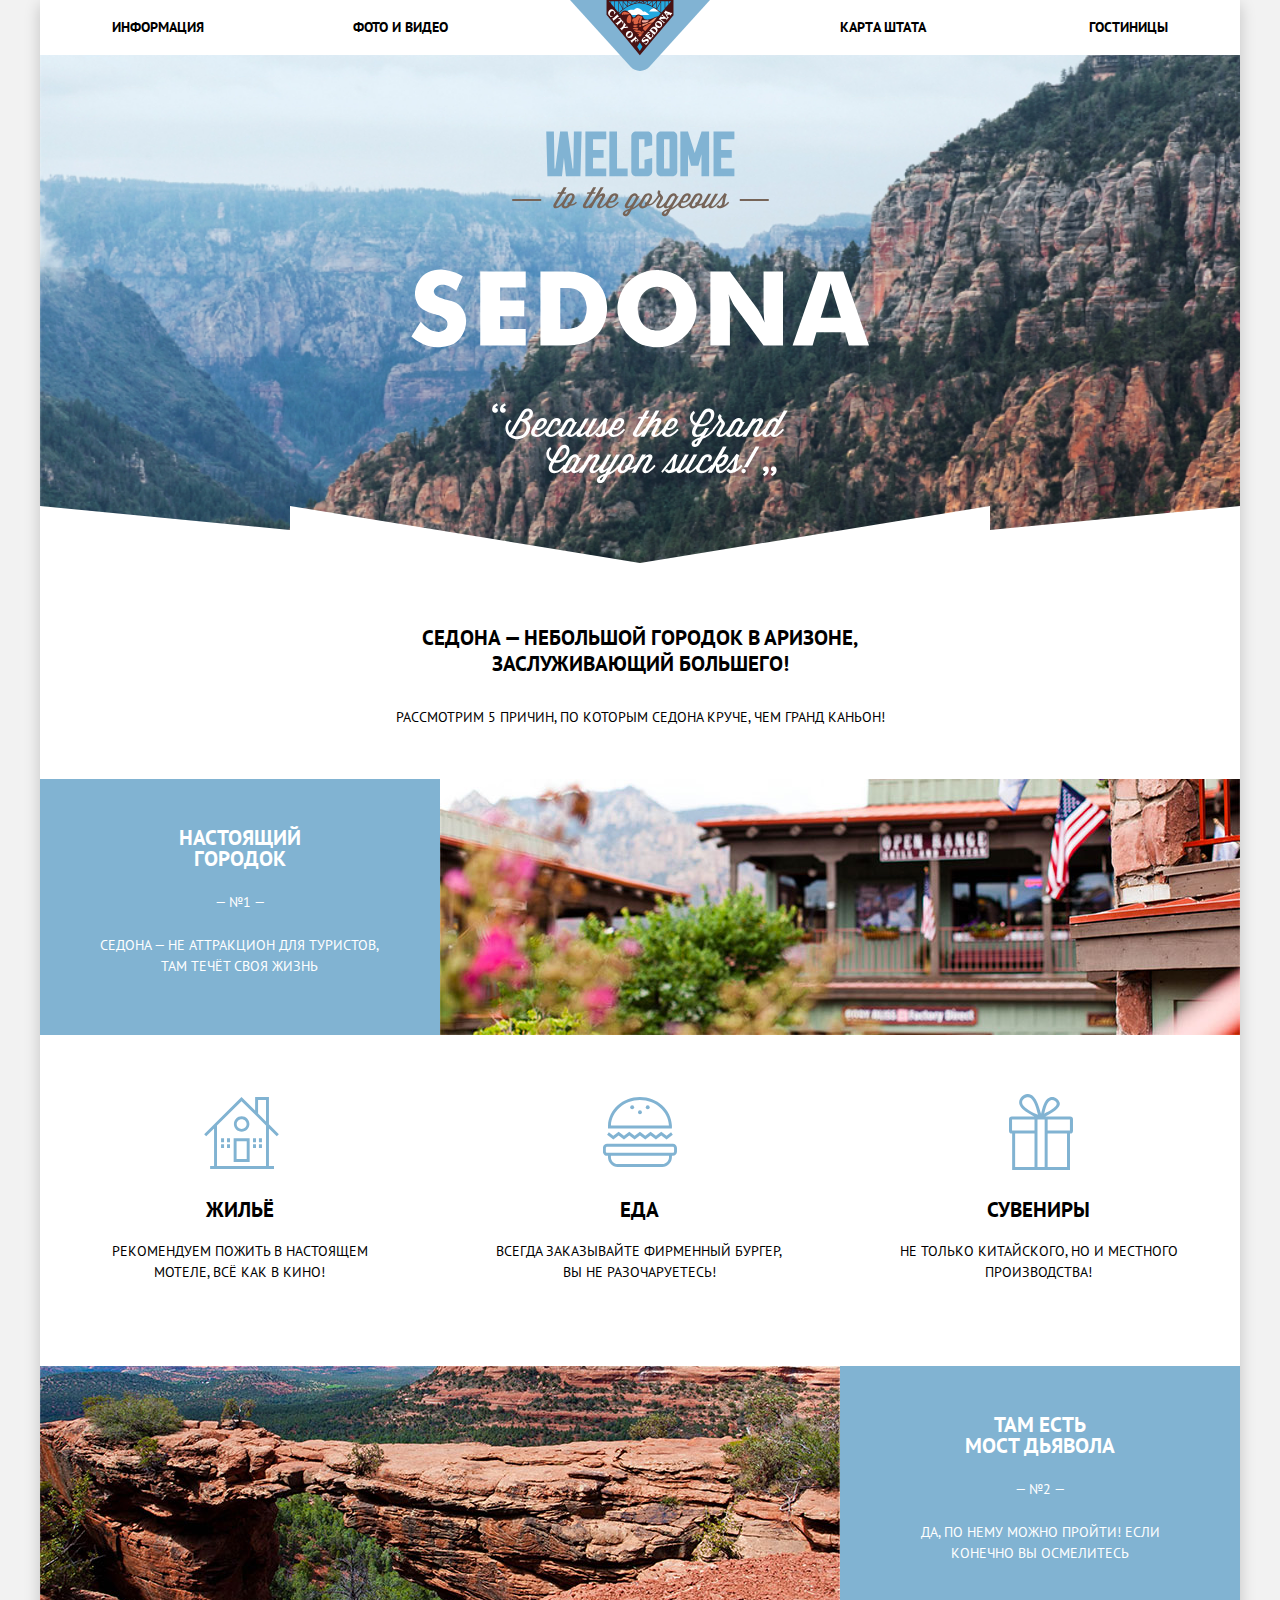
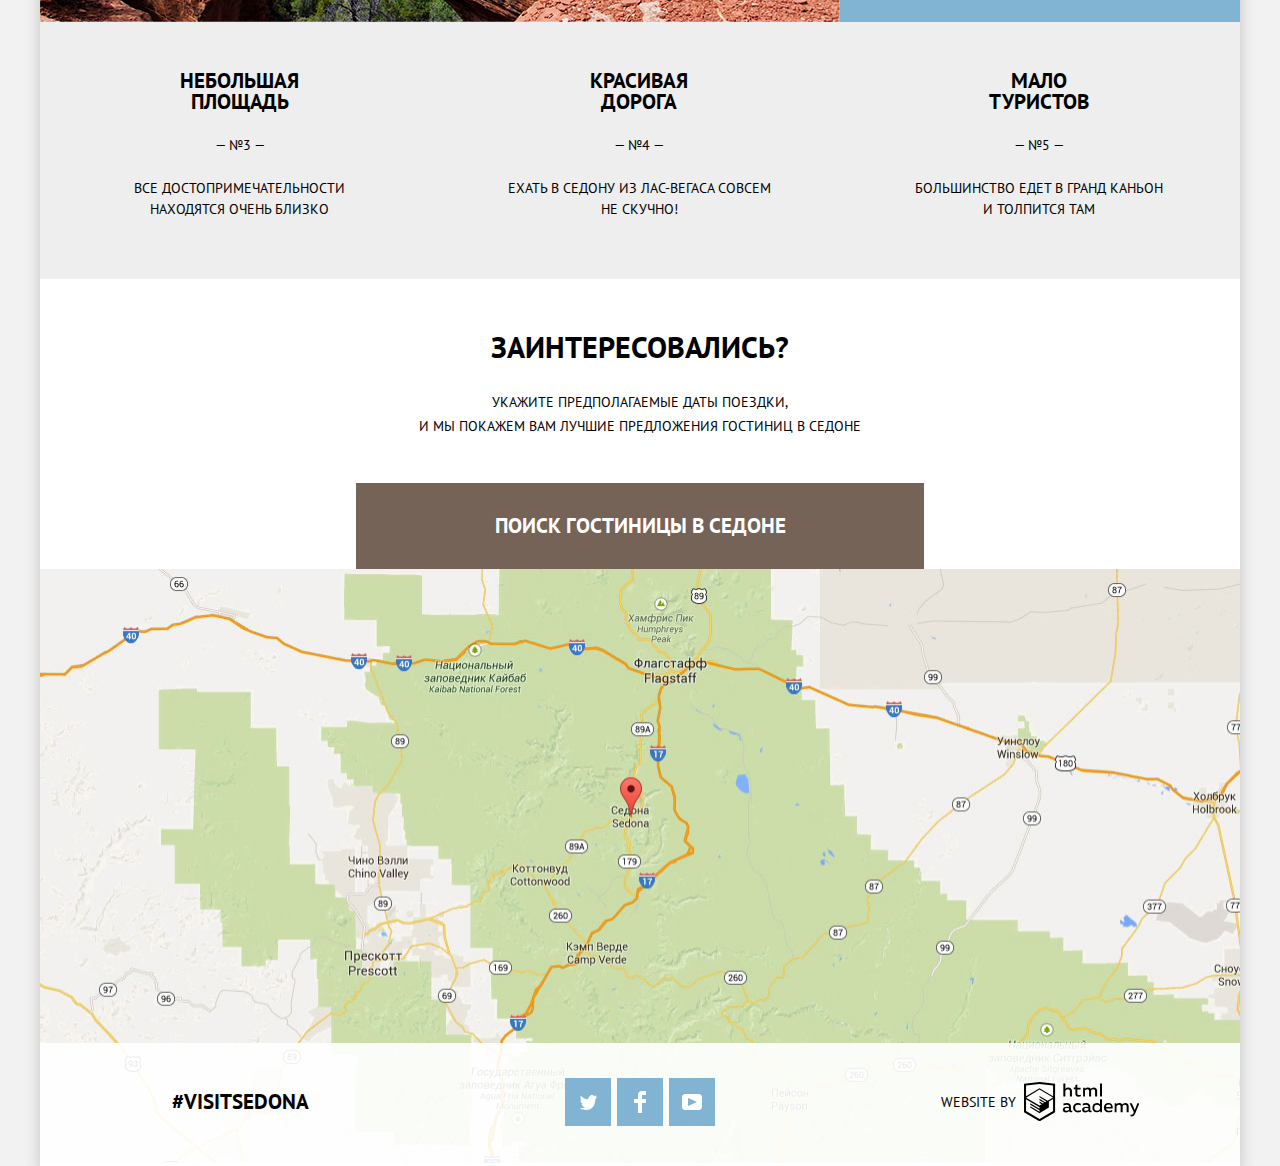
<file: index.html>
<!DOCTYPE html>
<html lang="ru">
<head>
	<meta charset="utf-8">
	<title>Седона</title>
	<link href="https://fonts.googleapis.com/css?family=PT+Sans:400,700&amp;subset=cyrillic" rel="stylesheet">
	<link rel="stylesheet" type="text/css" href="css/normalize.min.css">
	<link rel="stylesheet" type="text/css" href="css/style.min.css">
</head>
<body>
	<div class="container">
		<!--Шапка сайта-->
		<header class="main-header"> 
			<a href="#" class="logo">
				<img src="img/logo.svg" width="140" height="72" alt="Логотип Sedona">
			</a>	
			<nav class="top-menu">  		  		
				<ul>
					<li>
						<a class="btn" href="info.html" aria-label="Перейти на страницу информации">информация</a>
					</li>
					<li>
						<a class="btn" href="gallery.html" aria-label="Перейти в галерею">фото и видео</a>
					</li>
					<li>
						<a class="btn" href="map.html" aria-label="Открыть карту Седоны">карта штата</a>
					</li>
					<li>
						<a class="btn" href="catalog.html" aria-label="Перейти в каталог">гостиницы</a>
					</li>
				</ul>
			</nav>		
		</header>
		<!--Основное содержимое сайта-->
		<main>
			<h1 class="visually-hidden">Поиск жилья в городе Седона</h1>
			<section class="intro"> 
				<img src="img/welcome.svg" width="459" height="353" alt="Добро пожаловать в великолепную Седону!">
			</section>
			<section class="features">
				<h2 class="visually-hidden">Особенности Седоны</h2>
				<div class="feature-tagline-wrapper">
					<b class="feature-tagline tagline-tittle">Седона &mdash; небольшой городок в Аризоне, заслуживающий большего!</b>
					<p class="feature-tagline">Рассмотрим 5 причин, по которым Седона круче, чем Гранд Каньон!</p>
				</div>
				<div class="feature-item">
					<div class="feature-item-text">
						<h3>Настоящий городок</h3>
						<p class="feature-number">&mdash; №1 &mdash;</p>
						<p class="feature-description">Седона — не аттракцион для туристов, там течёт своя жизнь</p>
					</div>	
					<img src="img/sedona-city.jpg" width="800" height="256" alt="Фотография одной из улиц Седоны">
				</div>
				<ul class="recommend-list">
					<li class="recommend-item">
						<h3>Жильё</h3>
						<p>Рекомендуем пожить в настоящем мотеле, всё как в кино!</p>
					</li>
					<li class="recommend-item">
						<h3>Еда</h3>
						<p>Всегда заказывайте фирменный бургер, вы не разочаруетесь!</p>
					</li>
					<li class="recommend-item">
						<h3>Сувениры</h3>
						<p>Не только китайского, но и местного производства!</p>
					</li>
				</ul>	
				<div class="feature-item">
					<div class="feature-item-text">
						<h3>Там есть<br> мост дьявола</h3>
						<p class="feature-number">&mdash; №2 &mdash;</p>
						<p class="feature-description">Да, по нему можно пройти! Если конечно вы осмелитесь</p>
					</div>
					<img src="img/sedona-devil.jpg" width="800" height="256" alt="Фотография карьера Мост Дьявола">
				</div>
				<div class="feature-items">
					<div class="feature-item-text">
						<h3>Небольшая площадь</h3>
						<p class="feature-number">&mdash; №3 &mdash;</p>
						<p class="feature-description">Все достопримечательности находятся очень близко</p>
					</div>
					<div class="feature-item-text">
						<h3>Красивая дорога</h3>
						<p class="feature-number">&mdash; №4 &mdash;</p>
						<p class="feature-description">Ехать в Седону из Лас-Вегаса совсем не скучно!</p>
					</div>
					<div class="feature-item-text">
						<h3>Мало туристов</h3>
						<p class="feature-number">&mdash; №5 &mdash;</p>
						<p class="feature-description number-5">Большинство едет в Гранд Каньон и толпится там</p>
					</div>	
				</div>
			</section>
			<section class="search-hotels">
				<div class="search-hotels-title">
					<h2>Заинтересовались?</h2>
					<p>Укажите предполагаемые даты поездки,<br> и мы покажем вам лучшие предложения гостиниц в седоне</p>	
					<a class="search-hotels-button" href="search.html" aria-label="Перейти к поиску гостиниц">Поиск гостиницы в Седоне</a>	
				</div>	
				<div class="form-map-wrapper">
					<form class="search-form search-form-show" action="https://echo.htmlacademy.ru" method="get">
						<div class="search-form-item">
							<label for="arrival-date">Дата заезда:</label>
							<input class="form-item-field" type="text" id="arrival-date" name="arrival-date" value="06 августа 2018">
							<button class="calendar" type="button">
								<svg xmlns="http://www.w3.org/2000/svg" width="21" height="22"><path d="M19.251 2.025h-2.845V.648c0-.381-.294-.689-.656-.689-.363 0-.656.308-.656.689v1.377h-3.938V.648c0-.381-.294-.689-.655-.689-.363 0-.657.308-.657.689v1.377H5.906V.648c0-.381-.294-.689-.656-.689-.363 0-.657.308-.657.689v1.377H1.75C.784 2.025 0 2.847 0 3.862v16.302C0 21.179.784 22 1.75 22h17.501c.966 0 1.749-.821 1.749-1.836V3.862c0-1.015-.783-1.837-1.749-1.837zm.437 18.139a.448.448 0 0 1-.437.459H1.75a.45.45 0 0 1-.438-.459V3.862a.45.45 0 0 1 .438-.459h2.844v1.378c0 .381.294.689.657.689.362 0 .656-.308.656-.689V3.403h3.938v1.378c0 .381.294.689.657.689.361 0 .655-.308.655-.689V3.403h3.938v1.378c0 .381.293.689.656.689.362 0 .656-.308.656-.689V3.403h2.845c.241 0 .437.206.437.459v16.302z"/><path d="M4.594 8.225h2.625v2.066H4.594zM4.594 11.668h2.625v2.067H4.594zM4.594 15.112h2.625v2.066H4.594zM9.188 15.112h2.625v2.066H9.188zM9.188 11.668h2.625v2.067H9.188zM9.188 8.225h2.625v2.066H9.188zM13.781 15.112h2.625v2.066h-2.625zM13.781 11.668h2.625v2.067h-2.625zM13.781 8.225h2.625v2.066h-2.625z"/>
								</svg>
							</button>
						</div>
						<div class="search-form-item">
							<label for="departure-date">Дата выезда:</label>
							<input class="form-item-field" type="text" id="departure-date" name="departure-date" value="12 сентября 2018">
							<button class="calendar" type="button">
								<svg xmlns="http://www.w3.org/2000/svg" width="21" height="22"><path d="M19.251 2.025h-2.845V.648c0-.381-.294-.689-.656-.689-.363 0-.656.308-.656.689v1.377h-3.938V.648c0-.381-.294-.689-.655-.689-.363 0-.657.308-.657.689v1.377H5.906V.648c0-.381-.294-.689-.656-.689-.363 0-.657.308-.657.689v1.377H1.75C.784 2.025 0 2.847 0 3.862v16.302C0 21.179.784 22 1.75 22h17.501c.966 0 1.749-.821 1.749-1.836V3.862c0-1.015-.783-1.837-1.749-1.837zm.437 18.139a.448.448 0 0 1-.437.459H1.75a.45.45 0 0 1-.438-.459V3.862a.45.45 0 0 1 .438-.459h2.844v1.378c0 .381.294.689.657.689.362 0 .656-.308.656-.689V3.403h3.938v1.378c0 .381.294.689.657.689.361 0 .655-.308.655-.689V3.403h3.938v1.378c0 .381.293.689.656.689.362 0 .656-.308.656-.689V3.403h2.845c.241 0 .437.206.437.459v16.302z"/><path d="M4.594 8.225h2.625v2.066H4.594zM4.594 11.668h2.625v2.067H4.594zM4.594 15.112h2.625v2.066H4.594zM9.188 15.112h2.625v2.066H9.188zM9.188 11.668h2.625v2.067H9.188zM9.188 8.225h2.625v2.066H9.188zM13.781 15.112h2.625v2.066h-2.625zM13.781 11.668h2.625v2.067h-2.625zM13.781 8.225h2.625v2.066h-2.625z"/>
								</svg>
							</button>
						</div>
						<div class="search-form-item people">
							<label for="adults">Взрослые:</label> 
							<div class="people-number-wrapper"> 
								<button class="people-number" type="button">-</button>
								<input class="form-item-field form-item-field-guest" type="text" id="adults" name="adults" value="2">
								<button class="people-number" type="button">+</button>
							</div>
						</div>
						<div class="search-form-item people">
							<label class="label-children" for="children">Дети:</label> 
							<div class="people-number-wrapper"> 
								<button class="people-number" type="button">-</button>
								<input class="form-item-field form-item-field-guest" type="text" id="children" name="children" value="0">
								<button class="people-number" type="button">+</button>
							</div>
						</div>
						<button class="search" type="submit">Найти</button>
					</form>
					<iframe src="https://www.google.com/maps/embed?pb=!1m14!1m12!1m3!1d938222.224599948!2d-111.80572008725278!3d34.82996261581477!2m3!1f0!2f0!3f0!3m2!1i1024!2i768!4f13.1!5e0!3m2!1sru!2sru!4v1536342120825" width="1200" height="594"></iframe>
				</div>
			</section>
		</main>
		<!--Подвал сайта-->
		<footer class="main-footer">
			<div class="footer-tag">
				<a href="#" aria-label="Искать по тегу visitsedona">#visitsedona</a>
			</div>
			<ul class="footer-social">
				<li>
					<a class="social-button" href="https://twitter.com" aria-label="Мы в Твитере">
						<span class="visually-hidden">Twitter</span>
						<svg xmlns="http://www.w3.org/2000/svg" xmlns:xlink="http://www.w3.org/1999/xlink" width="17" height="15" viewBox="0 0 17 15"><path fill="#FFF" d="M10.95.144c1.685-.496 2.984.27 3.577 1.179.673-.231 1.331-.481 2.011-.708a2.345 2.345 0 0 1-.857 1.768c.685.17 1.304-.491 1.304-.491-.169 1-1.006 1.788-1.563 2.024-.231 6.75-3.175 11.217-10.077 11.082h-.446c-.41 0-4.164-.46-4.898-1.887 2.271.196 3.893-.422 4.693-1.177-.96-.3-2.679-.477-2.979-2.95.349.106.564.228 1.19.119C1.705 8.247.374 7.53.448 5.33c.285.328 1.067.536 1.34.472C1.085 5.561-.182 2.442.894.85c1.818 1.854 3.735 3.606 7.152 3.773C8.254 2.33 9.183.793 10.95.144z"/></svg>
					</a>
				</li>
				<li>
					<a class="social-button" href="https://facebook.com" aria-label="Мы на Фейсбуке">
						<span class="visually-hidden">Facebook</span>
						<svg xmlns="http://www.w3.org/2000/svg" width="12" height="22"><path fill="#FFF" d="M12 4V0H8a4 4 0 0 0-4 4v4H0v4h4v10h4V12h4V8H8V4h4z"/></svg>
					</a>
				</li>
				<li>
					<a class="social-button" href="https://youtube.com" aria-label="Наш канал в Ютьюбе"><span class="visually-hidden">YouTube</span><svg xmlns="http://www.w3.org/2000/svg" xmlns:xlink="http://www.w3.org/1999/xlink" width="20" height="16" viewBox="0 0 20 16"><path fill="#FFF" d="M17 0H3C1.35 0 0 1.35 0 3v10c0 1.65 1.35 3 3 3h14c1.65 0 3-1.35 3-3V3c0-1.65-1.35-3-3-3zM6.027 11.998V4.002L15.014 8l-8.987 3.998z"/></svg></a>
				</li>
			</ul>			
			<p class="footer-copyright">
				<span class="copyright">website by</span>
				<a class="btn" href="https://htmlacademy.ru/intensive/htmlcss" aria-label="Перейти на страницу интенсива Академии"><span class="visually-hidden"> HTML Academy</span><svg data-name="Layer 1" xmlns="http://www.w3.org/2000/svg" viewBox="0 0 113 39"><path d="M46.84 28.22a2.07 2.07 0 0 0 .58-.11v1.4a3.41 3.41 0 0 1-1.24.22 1.75 1.75 0 0 1-1.75-1 5.08 5.08 0 0 1-3.3 1.13c-1.59 0-3.06-.87-3.06-2.68 0-2.24 2.08-2.93 3.9-2.93a11.63 11.63 0 0 1 2.28.26v-.31c0-1.09-.8-1.86-2.3-1.86a7.79 7.79 0 0 0-3.15.67v-1.79a10.72 10.72 0 0 1 3.35-.58c2.48 0 4 1.18 4 3.83v3.14a.57.57 0 0 0 .69.61zm-6.76-1.19a1.42 1.42 0 0 0 1.64 1.29 3.56 3.56 0 0 0 2.53-1v-1.51a10.21 10.21 0 0 0-1.9-.22c-1.1.01-2.27.35-2.27 1.45zM53.06 20.62a5.29 5.29 0 0 1 2.7.67v1.79a4.28 4.28 0 0 0-2.42-.73 2.89 2.89 0 1 0 0 5.76 5.26 5.26 0 0 0 2.55-.67v1.8a6.58 6.58 0 0 1-2.9.6 4.42 4.42 0 0 1-4.72-4.54 4.54 4.54 0 0 1 4.79-4.68zM65.84 28.22a2.07 2.07 0 0 0 .58-.11v1.4a3.41 3.41 0 0 1-1.24.22 1.75 1.75 0 0 1-1.75-1 5.08 5.08 0 0 1-3.3 1.13c-1.59 0-3.06-.87-3.06-2.68 0-2.24 2.08-2.93 3.9-2.93a11.63 11.63 0 0 1 2.28.26v-.31c0-1.09-.8-1.86-2.3-1.86a7.79 7.79 0 0 0-3.15.67v-1.79a10.72 10.72 0 0 1 3.35-.58c2.48 0 4 1.18 4 3.83v3.14a.57.57 0 0 0 .69.61zm-6.76-1.19a1.42 1.42 0 0 0 1.64 1.29 3.56 3.56 0 0 0 2.53-1v-1.51a10.21 10.21 0 0 0-1.9-.22c-1.11.01-2.27.35-2.27 1.45zM76.67 16.85v12.76h-1.76v-1.39a4.07 4.07 0 0 1-3.35 1.62 4.62 4.62 0 0 1 0-9.22 4 4 0 0 1 3.15 1.37v-5.14h2zm-4.76 5.48a2.9 2.9 0 0 0 0 5.8 3 3 0 0 0 2.79-1.84v-2.13a3.06 3.06 0 0 0-2.79-1.83zM82.99 20.62c3.48 0 4.68 2.81 4.12 5.34h-6.58c.22 1.57 1.75 2.22 3.35 2.22a6.41 6.41 0 0 0 2.77-.62v1.68a7.5 7.5 0 0 1-3.14.6c-2.68 0-5-1.53-5-4.61a4.39 4.39 0 0 1 4.48-4.61zm.09 1.62a2.39 2.39 0 0 0-2.57 2.26h4.85a2.06 2.06 0 0 0-2.28-2.26zM89.1 29.61v-8.75h1.73v1.09a4 4 0 0 1 2.92-1.33 3 3 0 0 1 2.73 1.4 4.33 4.33 0 0 1 3.06-1.4 3.21 3.21 0 0 1 3.32 3.52v5.47h-2V24.2a1.67 1.67 0 0 0-1.73-1.84 2.94 2.94 0 0 0-2.17 1.18V29.61h-2V24.2a1.67 1.67 0 0 0-1.73-1.84 3.11 3.11 0 0 0-2.32 1.35v5.91h-2zM111.47 20.86h2l-4.1 9.93c-.95 2.28-2.19 3-3.52 3a5 5 0 0 1-1.15-.15v-1.66a3 3 0 0 0 .89.13c.95 0 1.66-.67 2.17-2l.18-.44-4.16-8.82h2.13l3 6.6zM40.66 1.53v5a4 4 0 0 1 2.83-1.2A3.41 3.41 0 0 1 47.1 8.9v5.41h-2V9.15a1.9 1.9 0 0 0-2-2.1 3.08 3.08 0 0 0-2.44 1.46v5.8h-2V1.53h2zM52.43 2.42v3.12h3.17v1.71h-3.17v4c0 1.15.53 1.53 1.66 1.53a4.71 4.71 0 0 0 1.77-.35v1.68a7.14 7.14 0 0 1-2.35.38 2.68 2.68 0 0 1-3-2.88V7.23h-1.6V5.52h1.57V2.88zM58.1 14.29V5.54h1.73v1.09a4 4 0 0 1 2.92-1.33 3 3 0 0 1 2.73 1.4 4.33 4.33 0 0 1 3.06-1.4 3.21 3.21 0 0 1 3.32 3.52v5.47h-2V8.88a1.67 1.67 0 0 0-1.73-1.84 2.94 2.94 0 0 0-2.17 1.18V14.29h-2V8.88a1.67 1.67 0 0 0-1.73-1.84 3.11 3.11 0 0 0-2.32 1.35v5.91h-2zM74.72 1.52h1.95v12.76h-1.95zM15.44.02h-.16L0 1.62v28l15.28 9.09 15.28-9.09v-28zm13.12 28.45l-13.28 7.9L2 28.47V16.99l13.22 7.87v1.43l-9.07-5.4v1.38l9.11 5.47v1.46l-9.1-5.42v1.38l9.11 5.47 9.19-5.5V19.22l4.1-2.45v11.67zm0-13.16l-3.65 2.14-1.68 1-8-4.76v1.38l6.84 4.07h-.06l-.15.09-1 .57-5.64-3.36v1.38l4.45 2.65-1.05.7-3.36-2v1.38l2.21 1.3-2.25 1.35-13.16-7.82 13.17-7.92zm0-1.39L15.21 6.05l-13.2 7.86V3.41l13.28-1.39 13.28 1.39v10.51z" fill="#000"/></svg></a>
			</p>
		</footer>
	</div>	
	<script src="js/script.min.js"></script>
</body>
</html>
</file>
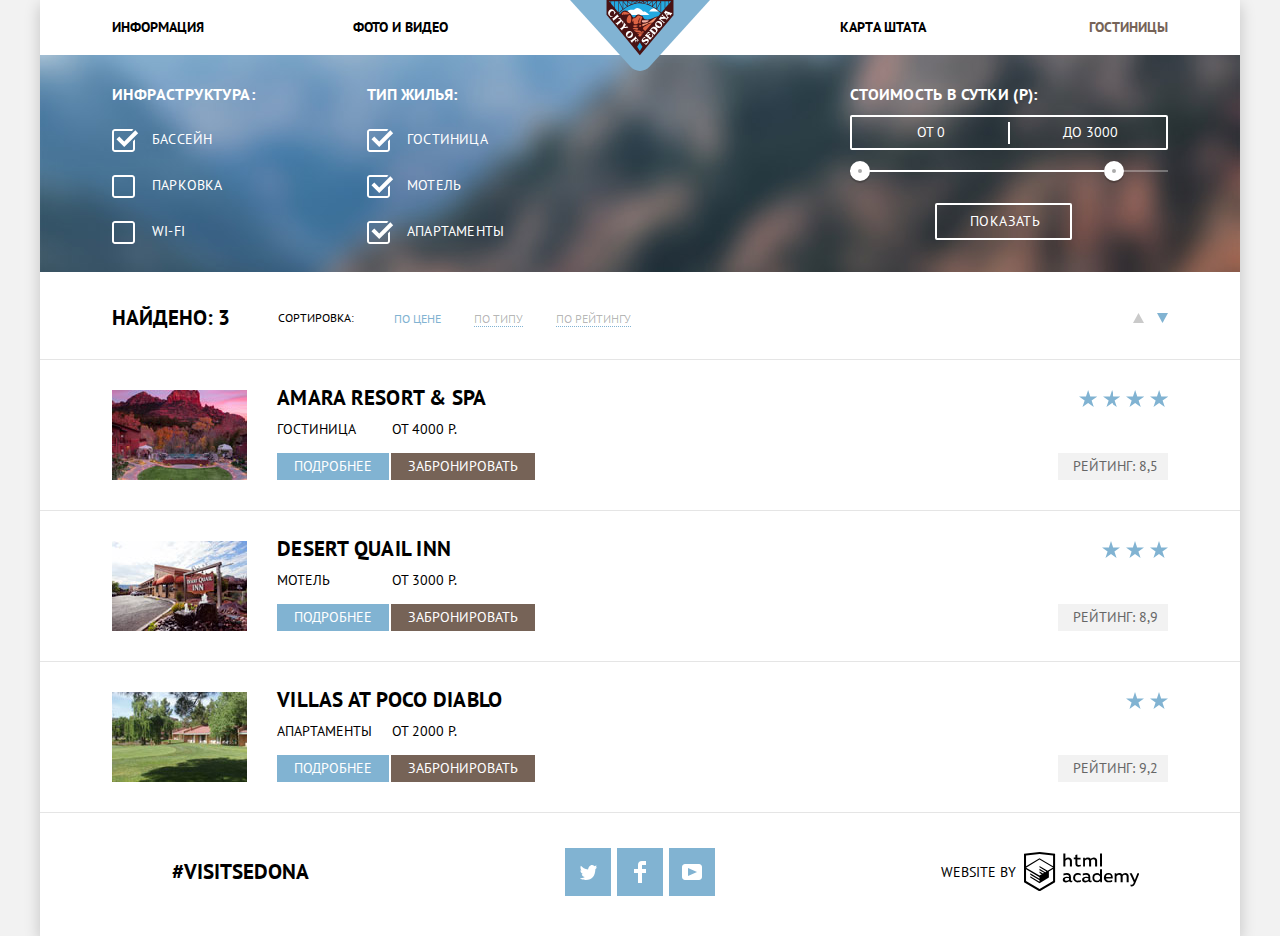
<file: catalog.html>
<!DOCTYPE html>
<html lang="ru">
<head>
	<meta charset="utf-8">
	<title>Гостиницы Седоны</title>
	<link href="https://fonts.googleapis.com/css?family=PT+Sans:400,700&amp;subset=cyrillic" rel="stylesheet">
	<link rel="stylesheet" type="text/css" href="css/normalize.min.css">
	<link rel="stylesheet" type="text/css" href="css/style.min.css">
</head>
<body class="inner-page">
	<!--Шапка сайта-->
	<div class="container">
		<header class="main-header"> 
			<a href="index.html" class="logo">
				<img src="img/logo.svg" width="140" height="72" alt="Логотип Sedona">
			</a>
			<nav class="top-menu">  		  		
				<ul>
					<li>
						<a class="btn" href="info.html" aria-label="Перейти на страницу информации">информация</a>
					</li>
					<li>
						<a class="btn" href="gallery.html" aria-label="Перейти в галерею">фото и видео</a>
					</li>
					<li>
						<a class="btn" href="map.html" aria-label="Открыть карту Седоны">карта штата</a>
					</li>
					<li>
						<a class="btn active" href="catalog.html" aria-label="Перейти в каталог">гостиницы</a>
					</li>
				</ul>
			</nav>		
		</header>
		<!--Основное содержимое сайта-->
		<main>
			<h1 class="visually-hidden">Поиск гостиниц в Седоне</h1>
			<section class="filters"> 
				<h2 class="visually-hidden">Форма выбора гостиниц</h2>
				<form class="filters-form" action="https://echo.htmlacademy.ru" method="get"> 
					<fieldset class=" filter infrastructure">
						<legend>Инфраструктура:</legend>
						<p class="filter-option">
							<input class="filter-input-checkbox visually-hidden" type="checkbox" id="pool" name="pool" tabindex="-1" checked>
							<label for="pool" tabindex="0">Бассейн</label>
						</p>
						<p class="filter-option">
							<input class="filter-input-checkbox visually-hidden" type="checkbox" id="parking" name="parking" tabindex="-1">
							<label for="parking" tabindex="0">Парковка</label>
						</p>
						<p class="filter-option">
							<input class="filter-input-checkbox visually-hidden" type="checkbox" id="wifi" name="wifi" tabindex="-1">
							<label for="wifi" tabindex="0">Wi-fi</label>
						</p>
					</fieldset>
					<fieldset class="filter housing-type">
						<legend>Тип жилья:</legend>
						<p class="filter-option">
							<input class="filter-input-checkbox visually-hidden" type="checkbox" id="hotel" name="hotel" tabindex="-1" checked>
							<label for="hotel" tabindex="0">Гостиница</label>
						</p>
						<p class="filter-option">
							<input class="filter-input-checkbox visually-hidden" type="checkbox" id="motel" name="motel" tabindex="-1" checked>
							<label for="motel" tabindex="0">Мотель</label>
						</p>
						<p class="filter-option">
							<input class="filter-input-checkbox visually-hidden" type="checkbox" id="apartments" name="apartments" tabindex="-1" checked>
							<label for="apartments" tabindex="0">Апартаменты</label>
						</p>
					</fieldset>
					<fieldset class="filter filter-range">
						<legend class="filter-range-title">Стоимость в сутки (р):</legend>
						<div class="price-controls">
							<label class="min-price">от <input type="text" name="min-price" value="0"></label>
							<label class="max-price">до <input type="text" name="max-price" value="3000"></label>
						</div>
						<div class="range-controls">
							<div class="scale">
								<div class="bar"></div>
							</div>
							<div class="range-toggle range-toggle-min"></div>
							<div class="range-toggle range-toggle-max"></div>
						</div>
						<button class="btn-transparent" type="submit">Показать</button>
					</fieldset>
				</form>
			</section>
			<section class="catalog">
				<h2 class="visually-hidden">Список гостиниц</h2>
				<div class="catalog-sorting">
					<p class="amount">Найдено: 3</p>
					<p class="sorting">Сортировка:</p>
					<div class="sort">
						<a class="active-sort" href="#price" aria-label="Отсортировать по цене">По цене</a>
						<a href="#type" aria-label="Отсортировать по типу">По типу</a>
						<a href="#rating" aria-label="Отсортировать по рейтингу">По рейтингу</a>
					</div>
					<div class="sort-up-down">
						<a class="sort-up" href="#sort-up" aria-label="Отсортировать по возрастанию">
							<svg xmlns="http://www.w3.org/2000/svg" width="11" height="10"><path fill="#cacaca" d="M5.5 0L0 10h11z"/></svg>
						</a>
						<a class="sort-down active-sort" href="#sort-down" aria-label="Отсортировать по убыванию">
							<svg xmlns="http://www.w3.org/2000/svg" width="11" height="10"><path fill="#cacaca" d="M5.5 10L0 0h11"/></svg>
						</a>
					</div>
				</div>
				<ul class="catalog-list">
					<li class="catalog-item">
						<figure class="catalog-item-image">
							<img src="img/amara.jpg" width="135" height="90" alt="Гостиница Amara resort & SPA">
						</figure> 
						<div class="catalog-item-info">
							<h3>
								<a href="catalog-item.html" aria-label="Перейти на страницу отеля Amara resort & SPA">Amara resort & SPA</a>
							</h3>
							<p class="hotel-type">
								<span >Гостиница</span>
								<span >от 4000 р.</span>
							</p>
							<div class="catalog-item-buttons">
								<a href="catalog-item.html" class="detail-btn" aria-label="Перейти на страницу отеля Amara resort & SPA">Подробнее</a>
								<a href="#" class="booking-btn" aria-label="Забронировать Amara resort & SPA">Забронировать</a>
							</div>
						</div>
						<div class="hotel-rating">
							<div class="hotel-class"></div>
							<p class="rating">Рейтинг: 8,5</p>
						</div>
					</li>
					<li class="catalog-item">
						<figure class="catalog-item-image">
							<img src="img/desert.jpg" width="135" height="90" alt="Мотель Desert Quail Inn">
						</figure>
						<div class="catalog-item-info">
							<h3>
								<a href="catalog-item.html" aria-label="Перейти на страницу мотеля Desert Quail Inn">Desert Quail Inn</a>
							</h3>
							<p class="hotel-type">
								<span>Мотель</span>
								<span>от 3000 р.</span>
							</p>
							<div class="catalog-item-buttons">
								<a href="catalog-item.html" class="detail-btn" aria-label="Перейти на страницу мотеля Desert Quail Inn">Подробнее</a>
								<a href="#" class="booking-btn" aria-label="Забронировать Desert Quail Inn">Забронировать</a>
							</div>
						</div>
						<div class="hotel-rating">
							<div class="hotel-class"></div>
							<p class="rating">Рейтинг: 8,9</p>
						</div>
					</li>
					<li class="catalog-item">
						<figure class="catalog-item-image">
							<img src="img/villas.jpg" width="135" height="90" alt="Аппартаменты Villas at Poco Diablo">
						</figure>
						<div class="catalog-item-info">
							<h3>
								<a href="catalog-item.html" aria-label="Перейти на страницу аппартаментов Villas at Poco Diablo">Villas at Poco Diablo</a>
							</h3>
							<p class="hotel-type">
								<span>Апартаменты</span>
								<span>от 2000 р.</span>
							</p>
							<div class="catalog-item-buttons">
								<a href="catalog-item.html" class="detail-btn" aria-label="Перейти на страницу аппартаментов Villas at Poco Diablo">Подробнее</a>
								<a href="#" class="booking-btn" aria-label="Забронировать Villas at Poco Diablo">Забронировать</a>
							</div>
						</div>
						<div class="hotel-rating">
							<div class="hotel-class"></div>
							<p class="rating">Рейтинг: 9,2</p>
						</div>
					</li>
				</ul>
			</section>
		</main>
		<!--Подвал сайта-->
		<footer class="main-footer">
			<div class="footer-tag">
				<a href="#" aria-label="Искать по тегу visitsedona">#visitsedona</a>
			</div>
			<ul class="footer-social">
				<li>
					<a class="social-button" href="https://twitter.com" aria-label="Мы в Твитере">
						<span class="visually-hidden">Twitter</span>
						<svg xmlns="http://www.w3.org/2000/svg" xmlns:xlink="http://www.w3.org/1999/xlink" width="17" height="15" viewBox="0 0 17 15"><path fill="#FFF" d="M10.95.144c1.685-.496 2.984.27 3.577 1.179.673-.231 1.331-.481 2.011-.708a2.345 2.345 0 0 1-.857 1.768c.685.17 1.304-.491 1.304-.491-.169 1-1.006 1.788-1.563 2.024-.231 6.75-3.175 11.217-10.077 11.082h-.446c-.41 0-4.164-.46-4.898-1.887 2.271.196 3.893-.422 4.693-1.177-.96-.3-2.679-.477-2.979-2.95.349.106.564.228 1.19.119C1.705 8.247.374 7.53.448 5.33c.285.328 1.067.536 1.34.472C1.085 5.561-.182 2.442.894.85c1.818 1.854 3.735 3.606 7.152 3.773C8.254 2.33 9.183.793 10.95.144z"/></svg>
					</a>
				</li>
				<li>
					<a class="social-button" href="https://facebook.com" aria-label="Мы на Фейсбуке">
						<span class="visually-hidden">Facebook</span>
						<svg xmlns="http://www.w3.org/2000/svg" width="12" height="22"><path fill="#FFF" d="M12 4V0H8a4 4 0 0 0-4 4v4H0v4h4v10h4V12h4V8H8V4h4z"/></svg>
					</a>
				</li>
				<li>
					<a class="social-button" href="https://youtube.com" aria-label="Наш канал в Ютьюбе"><span class="visually-hidden">YouTube</span><svg xmlns="http://www.w3.org/2000/svg" xmlns:xlink="http://www.w3.org/1999/xlink" width="20" height="16" viewBox="0 0 20 16"><path fill="#FFF" d="M17 0H3C1.35 0 0 1.35 0 3v10c0 1.65 1.35 3 3 3h14c1.65 0 3-1.35 3-3V3c0-1.65-1.35-3-3-3zM6.027 11.998V4.002L15.014 8l-8.987 3.998z"/></svg></a>
				</li>
			</ul>			
			<p class="footer-copyright">
				<span class="copyright">website by</span>
				<a class="btn" href="https://htmlacademy.ru/intensive/htmlcss" aria-label="Перейти на страницу интенсива Академии"><span class="visually-hidden"> HTML Academy</span><svg data-name="Layer 1" xmlns="http://www.w3.org/2000/svg" viewBox="0 0 113 39"><path d="M46.84 28.22a2.07 2.07 0 0 0 .58-.11v1.4a3.41 3.41 0 0 1-1.24.22 1.75 1.75 0 0 1-1.75-1 5.08 5.08 0 0 1-3.3 1.13c-1.59 0-3.06-.87-3.06-2.68 0-2.24 2.08-2.93 3.9-2.93a11.63 11.63 0 0 1 2.28.26v-.31c0-1.09-.8-1.86-2.3-1.86a7.79 7.79 0 0 0-3.15.67v-1.79a10.72 10.72 0 0 1 3.35-.58c2.48 0 4 1.18 4 3.83v3.14a.57.57 0 0 0 .69.61zm-6.76-1.19a1.42 1.42 0 0 0 1.64 1.29 3.56 3.56 0 0 0 2.53-1v-1.51a10.21 10.21 0 0 0-1.9-.22c-1.1.01-2.27.35-2.27 1.45zM53.06 20.62a5.29 5.29 0 0 1 2.7.67v1.79a4.28 4.28 0 0 0-2.42-.73 2.89 2.89 0 1 0 0 5.76 5.26 5.26 0 0 0 2.55-.67v1.8a6.58 6.58 0 0 1-2.9.6 4.42 4.42 0 0 1-4.72-4.54 4.54 4.54 0 0 1 4.79-4.68zM65.84 28.22a2.07 2.07 0 0 0 .58-.11v1.4a3.41 3.41 0 0 1-1.24.22 1.75 1.75 0 0 1-1.75-1 5.08 5.08 0 0 1-3.3 1.13c-1.59 0-3.06-.87-3.06-2.68 0-2.24 2.08-2.93 3.9-2.93a11.63 11.63 0 0 1 2.28.26v-.31c0-1.09-.8-1.86-2.3-1.86a7.79 7.79 0 0 0-3.15.67v-1.79a10.72 10.72 0 0 1 3.35-.58c2.48 0 4 1.18 4 3.83v3.14a.57.57 0 0 0 .69.61zm-6.76-1.19a1.42 1.42 0 0 0 1.64 1.29 3.56 3.56 0 0 0 2.53-1v-1.51a10.21 10.21 0 0 0-1.9-.22c-1.11.01-2.27.35-2.27 1.45zM76.67 16.85v12.76h-1.76v-1.39a4.07 4.07 0 0 1-3.35 1.62 4.62 4.62 0 0 1 0-9.22 4 4 0 0 1 3.15 1.37v-5.14h2zm-4.76 5.48a2.9 2.9 0 0 0 0 5.8 3 3 0 0 0 2.79-1.84v-2.13a3.06 3.06 0 0 0-2.79-1.83zM82.99 20.62c3.48 0 4.68 2.81 4.12 5.34h-6.58c.22 1.57 1.75 2.22 3.35 2.22a6.41 6.41 0 0 0 2.77-.62v1.68a7.5 7.5 0 0 1-3.14.6c-2.68 0-5-1.53-5-4.61a4.39 4.39 0 0 1 4.48-4.61zm.09 1.62a2.39 2.39 0 0 0-2.57 2.26h4.85a2.06 2.06 0 0 0-2.28-2.26zM89.1 29.61v-8.75h1.73v1.09a4 4 0 0 1 2.92-1.33 3 3 0 0 1 2.73 1.4 4.33 4.33 0 0 1 3.06-1.4 3.21 3.21 0 0 1 3.32 3.52v5.47h-2V24.2a1.67 1.67 0 0 0-1.73-1.84 2.94 2.94 0 0 0-2.17 1.18V29.61h-2V24.2a1.67 1.67 0 0 0-1.73-1.84 3.11 3.11 0 0 0-2.32 1.35v5.91h-2zM111.47 20.86h2l-4.1 9.93c-.95 2.28-2.19 3-3.52 3a5 5 0 0 1-1.15-.15v-1.66a3 3 0 0 0 .89.13c.95 0 1.66-.67 2.17-2l.18-.44-4.16-8.82h2.13l3 6.6zM40.66 1.53v5a4 4 0 0 1 2.83-1.2A3.41 3.41 0 0 1 47.1 8.9v5.41h-2V9.15a1.9 1.9 0 0 0-2-2.1 3.08 3.08 0 0 0-2.44 1.46v5.8h-2V1.53h2zM52.43 2.42v3.12h3.17v1.71h-3.17v4c0 1.15.53 1.53 1.66 1.53a4.71 4.71 0 0 0 1.77-.35v1.68a7.14 7.14 0 0 1-2.35.38 2.68 2.68 0 0 1-3-2.88V7.23h-1.6V5.52h1.57V2.88zM58.1 14.29V5.54h1.73v1.09a4 4 0 0 1 2.92-1.33 3 3 0 0 1 2.73 1.4 4.33 4.33 0 0 1 3.06-1.4 3.21 3.21 0 0 1 3.32 3.52v5.47h-2V8.88a1.67 1.67 0 0 0-1.73-1.84 2.94 2.94 0 0 0-2.17 1.18V14.29h-2V8.88a1.67 1.67 0 0 0-1.73-1.84 3.11 3.11 0 0 0-2.32 1.35v5.91h-2zM74.72 1.52h1.95v12.76h-1.95zM15.44.02h-.16L0 1.62v28l15.28 9.09 15.28-9.09v-28zm13.12 28.45l-13.28 7.9L2 28.47V16.99l13.22 7.87v1.43l-9.07-5.4v1.38l9.11 5.47v1.46l-9.1-5.42v1.38l9.11 5.47 9.19-5.5V19.22l4.1-2.45v11.67zm0-13.16l-3.65 2.14-1.68 1-8-4.76v1.38l6.84 4.07h-.06l-.15.09-1 .57-5.64-3.36v1.38l4.45 2.65-1.05.7-3.36-2v1.38l2.21 1.3-2.25 1.35-13.16-7.82 13.17-7.92zm0-1.39L15.21 6.05l-13.2 7.86V3.41l13.28-1.39 13.28 1.39v10.51z" fill="#000"/></svg></a>
			</p>
		</footer>
	</div>  	
</body>
</html>
</file>
<file: css/style.min.css>
body{margin:0;padding:0;font-family:"PT Sans","Arial",sans-serif;font-size:14px;line-height:21px;font-weight:400;text-transform:uppercase;color:#000;background-color:#f2f2f2}a{text-decoration:none}img{max-width:100%;height:auto}.logo{position:absolute;top:0;left:0;right:0;margin:auto;width:140px;height:72px}.visually-hidden:not(:focus):not(:active),input[type="checkbox"].visually-hidden,input[type="radio"].visually-hidden{position:absolute;padding:0;margin:-1px;width:1px;height:1px;border:0;white-space:nowrap;-webkit-clip-path:inset(100%);clip-path:inset(100%);clip:rect(0 0 0 0);overflow:hidden}.btn:hover,.btn:focus{color:#81b3d2}.btn:hover path,.btn:focus path{fill:#81b3d2}.btn.active{color:#766357}.btn:active{color:rgba(0,0,0,0.3)}.btn:active path{fill:#bdbbbc}.main-header{position:relative}.top-menu{min-height:55px;width:100%;font-size:14px;line-height:26px;font-weight:700;color:#000;background-color:#fff}.top-menu ul{margin:0;padding:0;display:-webkit-box;display:-ms-flexbox;display:flex;-ms-flex-wrap:wrap;flex-wrap:wrap;list-style:none;-ms-flex-negative:0;flex-shrink:0}.top-menu a{margin-top:14px;margin-bottom:15px;width:100px;display:block;color:#000}.top-menu li:nth-of-type(4n+1){margin-left:72px;text-align:left}.top-menu li:nth-of-type(4n+2){margin-left:141px;margin-right:373px;text-align:left}.top-menu li:nth-of-type(4n+3){margin-right:142px;text-align:right;letter-spacing:.2px}.top-menu li:nth-of-type(4n+4){margin-right:72px;text-align:right}.container{margin:0 auto;width:1200px;background-color:#fff;-webkit-box-shadow:0 5px 15px rgba(0,1,1,0.2);box-shadow:0 5px 15px rgba(0,1,1,0.2)}.intro{margin-bottom:62px;width:1200px;min-height:508px;display:-webkit-box;display:-ms-flexbox;display:flex;-ms-flex-pack:distribute;justify-content:space-around;text-align:center;background-image:url(../img/polygon.svg),url(../img/background_photo.jpg);background-repeat:no-repeat,no-repeat;background-size:100% 57px,cover;background-position:bottom center,0 -83px;background-color:#81b3d2}.intro img{margin-top:76px;width:459px;height:353px}.feature-tagline-wrapper{margin-bottom:49px;display:-webkit-box;display:-ms-flexbox;display:flex;-webkit-box-orient:vertical;-webkit-box-direction:normal;-ms-flex-direction:column;flex-direction:column;-webkit-box-pack:center;-ms-flex-pack:center;justify-content:center;-webkit-box-align:center;-ms-flex-align:center;align-items:center}.feature-tagline-wrapper p{margin:0;padding:0}.feature-tagline-wrapper .tagline-tittle{margin-bottom:27px;font-size:21px;line-height:26px;font-weight:700}.feature-tagline{width:490px;line-height:26px;font-weight:400;text-align:center}.feature-item{display:-webkit-box;display:-ms-flexbox;display:flex;-webkit-box-pack:justify;-ms-flex-pack:justify;justify-content:space-between;color:#fff;background-color:#81b3d2}.feature-item-text{width:33.3%;text-align:center}.feature-item-text h3{margin:0 auto;padding:0;width:155px;font-size:21px;line-height:21px;font-weight:700}.feature-item-text p{margin:0;padding:0}.feature-item h3{margin-top:48px}.feature-item-text .feature-number{margin-top:23px}.feature-item-text .feature-description{margin:22px 47px 0}.features .feature-items{padding-top:48px;padding-bottom:59px;display:-webkit-box;display:-ms-flexbox;display:flex;-ms-flex-wrap:wrap;flex-wrap:wrap;color:#000;background-color:#eee}.feature-items .feature-description{margin:22px 60px 0}.feature-items .number-5{margin-left:75px;margin-right:75px}.features .feature-item:nth-of-type(3){-webkit-box-orient:horizontal;-webkit-box-direction:reverse;-ms-flex-direction:row-reverse;flex-direction:row-reverse}.recommend-list{padding:73px 0;margin:0;display:-webkit-box;display:-ms-flexbox;display:flex;-ms-flex-wrap:wrap;flex-wrap:wrap;-webkit-box-align:center;-ms-flex-align:center;align-items:center;text-align:center;color:#000;list-style:none}.recommend-item{margin-top:91px;width:33.3%;display:-webkit-box;display:-ms-flexbox;display:flex;-webkit-box-orient:vertical;-webkit-box-direction:normal;-ms-flex-direction:column;flex-direction:column;-webkit-box-pack:end;-ms-flex-pack:end;justify-content:flex-end}.recommend-item h3{position:relative;margin:0;padding:0;margin-bottom:21px;font-size:21px;line-height:21px;font-weight:700}.recommend-item h3::before{content:"";position:absolute;top:-102px;left:50%;margin-left:-36px;width:75px;height:72px;background-image:url(../img/icon-house.svg)}.recommend-item:nth-child(2) h3::before{width:74px;height:70px;background-image:url(../img/icon-burger.svg)}.recommend-item:nth-child(3) h3::before{top:-105px;margin-left:-30px;width:64px;height:76px;background-image:url(../img/icon-gift.svg)}.recommend-item p{margin:0 50px;margin-bottom:10px;padding:0}.search-hotels-title{margin:0 auto;text-align:center}.search-hotels h2{margin:0;padding:0;margin-top:50px;margin-bottom:25px;font-size:30px;line-height:36px;font-weight:700}.search-hotels p{margin:0 auto;padding:0;margin-bottom:45px;max-width:568px;line-height:24px;font-weight:400}.form-map-wrapper{width:1200px;height:594px;position:relative;overflow:hidden;background-image:url(../img/map.jpg);background-repeat:no-repeat;background-size:1200px 594px;background-position:center}.form-map-wrapper iframe{border:none}.search-hotels-button{display:block;padding:30px 105px;margin:0 auto;width:568px;font-size:21px;font-weight:700;line-height:26px;text-transform:uppercase;color:#fff;background-color:#766357;border:none;-webkit-box-sizing:border-box;box-sizing:border-box}.search-hotels-button:hover,.search-hotels-button:focus{color:#fff;background-color:#604e43}.search-hotels-button:active{color:rgba(255,255,255,0.3);background-color:#503e33}.search-form{position:absolute;top:0;left:0;right:0;margin:0 auto;padding:55px;width:568px;display:none;-ms-flex-wrap:wrap;flex-wrap:wrap;-webkit-box-pack:justify;-ms-flex-pack:justify;justify-content:space-between;background-color:#fff;-webkit-box-shadow:0 7px 15px rgba(0,1,1,0.15);box-shadow:0 7px 15px rgba(0,1,1,0.15);-webkit-box-sizing:border-box;box-sizing:border-box}.search-form-show{display:-webkit-box;display:-ms-flexbox;display:flex;-webkit-animation-name:search-form-open;animation-name:search-form-open;-webkit-animation-duration:.6s;animation-duration:.6s;-webkit-animation-timing-function:linear;animation-timing-function:linear}@-webkit-keyframes search-form-open{0%{-webkit-transform:translateY(-50px);transform:translateY(-50px)}70%{-webkit-transform:translateY(10px);transform:translateY(10px)}90%{-webkit-transform:translateY(-10px);transform:translateY(-10px)}100%{-webkit-transform:translateY(0);transform:translateY(0)}}@keyframes search-form-open{0%{-webkit-transform:translateY(-50px);transform:translateY(-50px)}70%{-webkit-transform:translateY(10px);transform:translateY(10px)}90%{-webkit-transform:translateY(-10px);transform:translateY(-10px)}100%{-webkit-transform:translateY(0);transform:translateY(0)}}.search-form-error{-webkit-animation:shake;animation:shake;-webkit-animation-duration:.6s;animation-duration:.6s}@-webkit-keyframes shake{0%,100%{-webkit-transform:translateX(0);transform:translateX(0)}10%,30%,50%,70%,90%{-webkit-transform:translateX(-10px);transform:translateX(-10px)}20%,40%,60%,80%{-webkit-transform:translateX(10px);transform:translateX(10px)}}@keyframes shake{0%,100%{-webkit-transform:translateX(0);transform:translateX(0)}10%,30%,50%,70%,90%{-webkit-transform:translateX(-10px);transform:translateX(-10px)}20%,40%,60%,80%{-webkit-transform:translateX(10px);transform:translateX(10px)}}.search-form .search-form-item{position:relative;margin-bottom:30px;width:458px;display:-webkit-box;display:-ms-flexbox;display:flex;-webkit-box-align:center;-ms-flex-align:center;align-items:center;-webkit-box-pack:justify;-ms-flex-pack:justify;justify-content:space-between;line-height:26px;font-weight:700}.search-form-item label{letter-spacing:.5px;display:block}.form-item-field{margin:0;padding:6px 13px;padding-right:40px;width:346px;height:38px;font-size:14px;font-weight:700;line-height:26px;text-transform:uppercase;background-color:#f2f2f2;border:none;-webkit-box-sizing:border-box;box-sizing:border-box;cursor:pointer}.form-item-field:hover,.form-item-field:focus,.form-item-field:hover,.form-item-field:focus{background-color:#fff;-webkit-box-shadow:inset 0 0 0 2px #ebebeb;box-shadow:inset 0 0 0 2px #ebebeb}.search-form-item .calendar{position:absolute;top:8px;right:9px;margin:0;padding:0;width:21px;height:22px;background-color:transparent;border:none;fill:#a9a9a9;cursor:pointer}.search-form-item .calendar:hover,.search-form-item .calendar:focus{fill:#000}.search-form-item .calendar:active{fill:#81b3d2}.search-form-item.people{width:226px}.people-number-wrapper{display:-webkit-box;display:-ms-flexbox;display:flex}.people-number-wrapper input{width:38px;height:38px}.label-children{margin-left:48px}.people-number-wrapper .people-number{padding:0;width:38px;height:38px;font-size:26px;font-weight:700;line-height:26px;color:#cacaca;background-color:#f2f2f2;border:none;-webkit-box-sizing:border-box;box-sizing:border-box;cursor:pointer}.form-item-field-guest{padding:0;text-align:center}.search-form-item .people-number:hover,.search-form-item .people-number:focus{color:#000}.search-form-item .people-number:active{color:#81b3d2}.search-form .search{padding:0;padding-top:18px;padding-bottom:15px;margin-top:22px;width:100%;font-size:21px;font-weight:700;line-height:26px;text-transform:uppercase;color:#fff;background-color:#81b3d2;border:none;cursor:pointer}.search-form .search:hover,.search-form .search:focus{background-color:#669ec0}.search-form .search:active{color:rgba(255,255,255,0.3);background-color:#5496bd}.main-footer{position:relative;padding:35px 0;margin:0;margin-top:-120px;display:-webkit-box;display:-ms-flexbox;display:flex;width:100%;-webkit-box-align:center;-ms-flex-align:center;align-items:center;background-color:rgba(255,255,255,0.9)}.footer-tag{margin-bottom:5px;width:400px;text-align:center}.footer-tag a{font-size:21px;line-height:26px;font-weight:700;color:#000}.footer-social{display:-webkit-box;display:-ms-flexbox;display:flex;-webkit-box-align:center;-ms-flex-align:center;align-items:center;-webkit-box-pack:center;-ms-flex-pack:center;justify-content:center;-ms-flex-wrap:wrap;flex-wrap:wrap;margin:0;padding:0;width:400px;text-align:center;list-style:none}.social-button{display:-webkit-box;display:-ms-flexbox;display:flex;-webkit-box-align:center;-ms-flex-align:center;align-items:center;-webkit-box-pack:center;-ms-flex-pack:center;justify-content:center;margin-bottom:5px;width:46px;height:48px;font:inherit;color:#fff;background-color:#81b3d2}.footer-social li{margin-left:6px}.footer-social li:first-child{margin-left:0}.social-button:hover,.social-button:focus{background-color:#669ec0}.social-button:active{background-color:#5496bd}.social-button:active path{fill:rgba(255,255,255,0.3)}.footer-copyright{display:-webkit-box;display:-ms-flexbox;display:flex;-webkit-box-align:center;-ms-flex-align:center;align-items:center;-webkit-box-pack:center;-ms-flex-pack:center;justify-content:center;margin:0;margin-bottom:5px;padding:0;width:400px;line-height:26px;font-weight:400;text-align:center}.footer-copyright .copyright{margin-right:8px}.footer-copyright a{display:block;width:115px;height:41px;color:#000}.filters{width:100%;min-height:217px;color:#fff;background-image:url(../img/filter_background.jpg);background-repeat:no-repeat;background-position:top center;background-size:cover;background-color:#81b3d2}.filters-form{display:-webkit-box;display:-ms-flexbox;display:flex;margin:0 72px}.filters-form .filter{margin:0;padding:0;margin-top:29px;width:200px;border:none}.filters-form ul{margin:0;padding:0;list-style:none}.filters-form .infrastructure{margin-right:55px}.filters-form .housing-type{margin-right:auto}.filters-form legend{margin-bottom:24px;font-size:16px;font-weight:700;line-height:21px}.infrastructure legend{letter-spacing:.4px}.filter-option{padding:0;margin:0;padding-left:40px;margin-bottom:25px;letter-spacing:.2px}.filter-option label{position:relative;display:block;cursor:pointer;-webkit-user-select:none;-moz-user-select:none;-ms-user-select:none;user-select:none}.filter-input-checkbox+label::before{content:"";position:absolute;top:0;left:-40px;width:23px;height:23px;background-image:url(../img/checkbox-off.svg);background-repeat:no-repeat}.filter-input-checkbox:checked+label::before{content:"";position:absolute;top:0;left:-40px;width:27px;height:23px;background-image:url(../img/checkbox-on.svg);background-repeat:no-repeat}.filter-input-checkbox:checked:disabled+label::before{content:"";position:absolute;top:0;left:-40px;width:27px;height:23px;background-image:url(../img/checkbox-checked-disabled.svg);background-repeat:no-repeat}.filter-input-checkbox:disabled+label::before{content:"";position:absolute;top:0;left:-40px;width:23px;height:23px;background-image:url(../img/checkbox-disabled.svg);background-repeat:no-repeat}.filter-input-checkbox:disabled+label{color:#6a6a6a}.filter.filter-range{width:318px}.filters-form .filter-range-title{margin-bottom:10px;letter-spacing:.3px}.price-controls{position:relative;margin-bottom:20px;height:31px;font-size:0;border:2px solid #fff;border-radius:2px}.price-controls::after{content:"";position:absolute;top:50%;left:50%;width:2px;height:22px;background:#fff;-webkit-transform:translate(-50%,-50%);-ms-transform:translate(-50%,-50%);transform:translate(-50%,-50%)}.price-controls label{display:inline-block;vertical-align:top;font-size:14px;line-height:30px;cursor:pointer}.price-controls .min-price{width:90px;padding-left:65px}.price-controls .max-price{width:90px;padding-left:56px}.price-controls input{padding:0;margin:0;width:50px;height:30px;color:inherit;font:inherit;background:none;border:none;vertical-align:top}.range-controls{position:relative;margin-bottom:31px}.range-controls .scale{height:2px;background:rgba(255,255,255,0.3)}.range-controls .bar{width:80%;height:2px;background:#fff}.range-toggle{position:absolute;top:-9px;width:4px;height:4px;background:#ababab;border:8px solid #fff;border-radius:50%;-webkit-box-shadow:0 2px 1px 0 rgba(0,1,1,0.2);box-shadow:0 2px 1px 0 rgba(0,1,1,0.2);cursor:pointer}.range-toggle:hover{background:#1c4f80}.range-toggle-min{left:0}.range-toggle-max{left:80%}.btn-transparent{display:block;margin-left:85px;font-size:14px;line-height:21px;letter-spacing:.4px;color:#fff;text-transform:uppercase;background:transparent;border:2px solid #fff;border-radius:2px;cursor:pointer;padding:6px 30px 6px 33px}.btn-transparent:hover,.btn-transparent:focus{color:#000;background:#fff}.catalog-sorting{display:-webkit-box;display:-ms-flexbox;display:flex;-webkit-box-align:center;-ms-flex-align:center;align-items:center;padding:33px 72px 28px}.catalog-sorting p{padding:0;margin:0;font-size:12px;line-height:18px}.catalog-sorting .amount{margin-right:48px;font-size:21px;line-height:26px;font-weight:700}.catalog-sorting .sorting{margin-right:40px}.sort a{margin-right:29px;font-size:12px;line-height:18px;color:rgba(0,0,0,0.3);border-bottom:1px dotted #81b3d2}.sort a:hover,.sort a:focus{color:#81b3d2}.sort a:active{color:#000;border:none}.sort-up-down{margin-left:auto}.sort-up-down a{font-size:12px;line-height:18px;color:rgba(0,0,0,0.3)}.sort-up-down a:hover path,.sort-up-down a:focus path{fill:#000}.sort-up-down a:active path{fill:#81b3d2}.sort-down{margin-left:10px}.catalog-sorting .active-sort{color:#81b3d2;border:none}.catalog-sorting .active-sort path{fill:#81b3d2;border:none}.catalog-list{margin:0 auto;padding:0;list-style:none}.catalog-item{display:-webkit-box;display:-ms-flexbox;display:flex;padding:30px 72px;border-top:1px solid #e5e5e5}.catalog-item:last-child{border-bottom:1px solid #e5e5e5}.catalog-item-image{display:block;padding:0;margin:0;width:135px;height:90px}.catalog-item-info{display:-webkit-box;display:-ms-flexbox;display:flex;-webkit-box-orient:vertical;-webkit-box-direction:normal;-ms-flex-direction:column;flex-direction:column;-webkit-box-pack:justify;-ms-flex-pack:justify;justify-content:space-between;margin-left:30px;min-height:90px;min-width:258px}.catalog-item-info .hotel-type{margin:0;margin-bottom:5px;padding:0;text-align:left;display:-webkit-box;display:-ms-flexbox;display:flex}.hotel-type span{min-width:115px}.catalog-item-buttons{display:-webkit-box;display:-ms-flexbox;display:flex;-webkit-box-pack:justify;-ms-flex-pack:justify;justify-content:space-between;width:258px}.hotel-rating{display:-webkit-box;display:-ms-flexbox;display:flex;-webkit-box-orient:vertical;-webkit-box-direction:normal;-ms-flex-direction:column;flex-direction:column;-webkit-box-pack:justify;-ms-flex-pack:justify;justify-content:space-between;-webkit-box-align:end;-ms-flex-align:end;align-items:flex-end;margin-left:auto;width:110px}.catalog-item-buttons .detail-btn,.catalog-item-buttons .booking-btn{padding:3px 17px}.catalog-item p{margin:0;padding:0}.catalog-item h3{margin:0;padding:0;margin-top:-5px;max-width:500px;font-size:21px;line-height:26px;font-weight:700;letter-spacing:.25px}.catalog-item a{color:#000}.catalog-item a:hover,.catalog-item a:focus{color:#81b3d2}.catalog-item a:active{color:rgba(0,0,0,0.3)}.catalog-item .detail-btn{color:#fff;background-color:#81b3d2}.catalog-item .detail-btn:hover,.catalog-item .detail-btn:focus{color:#fff;background-color:#669ec0}.catalog-item .detail-btn:active{color:rgba(255,255,255,0.3);background-color:#5496bd}.catalog-item .booking-btn{color:#fff;background-color:#766357}.catalog-item .booking-btn:hover,.catalog-item .booking-btn:focus{color:#fff;background-color:#604e43}.catalog-item .booking-btn:active{color:rgba(255,255,255,0.3);background-color:#503e33}.hotel-class{background-image:url(../img/star.svg);background-repeat:space;background-size:18px 17px}.catalog-item:first-child .hotel-class{width:89px;height:17px}.catalog-item:nth-child(2) .hotel-class{width:66px;height:17px}.catalog-item:nth-child(3) .hotel-class{width:42px;height:17px}.hotel-rating .rating{padding:3px 10px;padding-left:15px;min-width:85px;color:#666;background-color:#f2f2f2}.inner-page .main-footer{position:static;margin:0}
</file>
